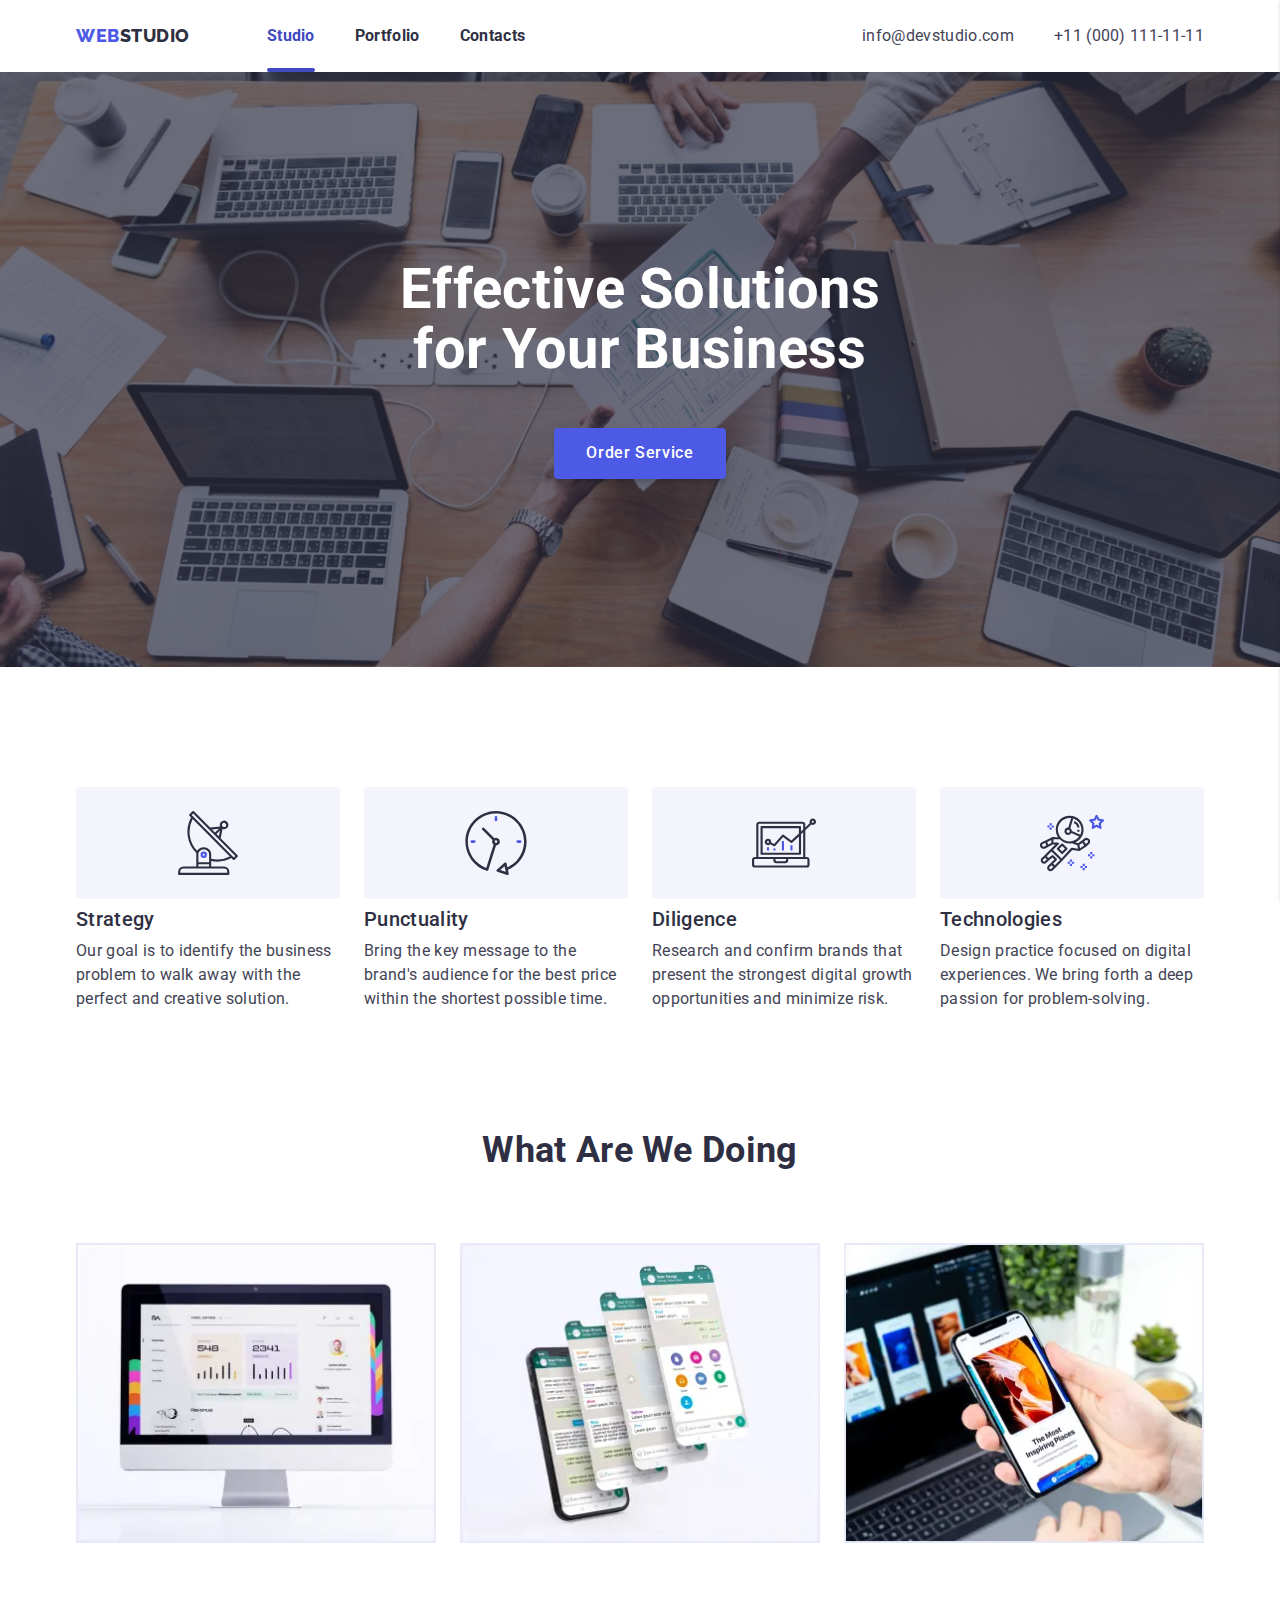
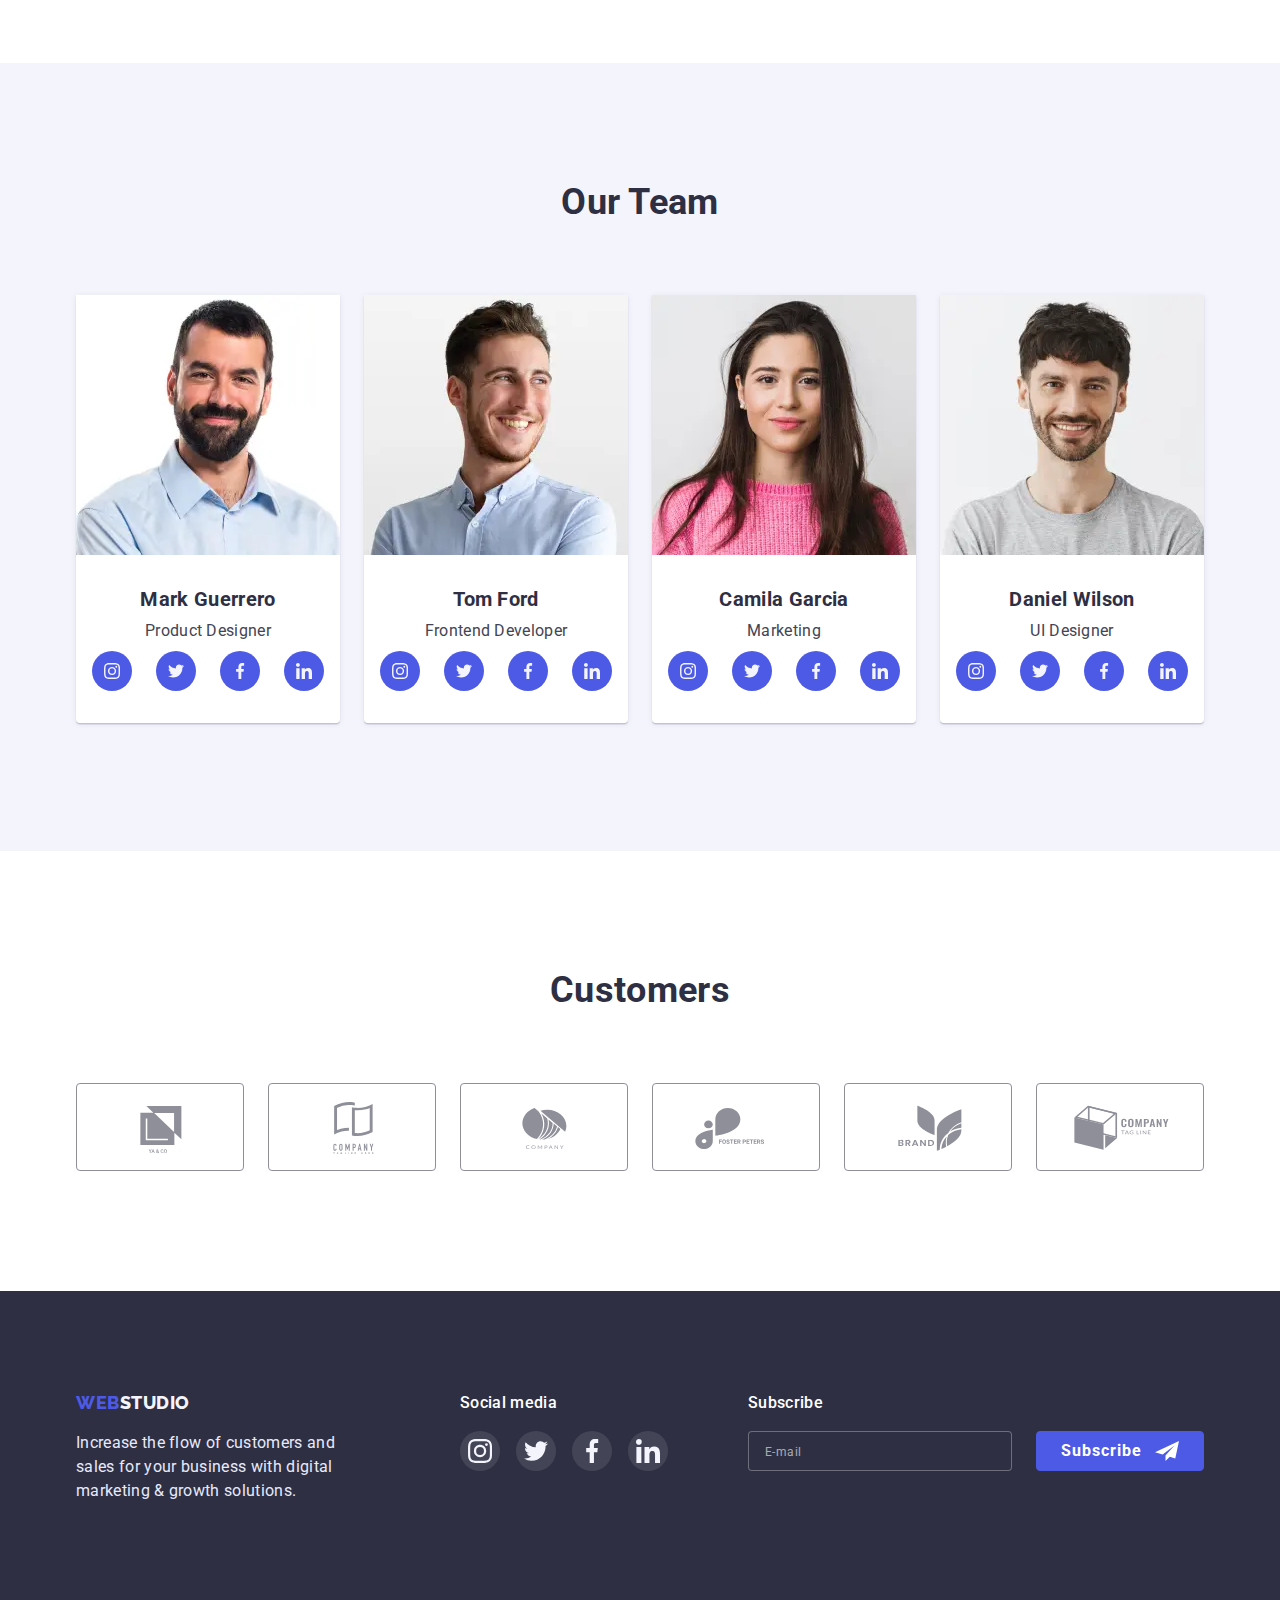
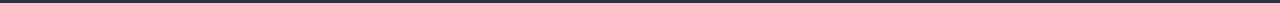
<file: index.html>
<!DOCTYPE html>
<html lang="en">
  <head>
    <meta charset="UTF-8" />
    <meta name="viewport" content="width=device-width, initial-scale=1.0" />
    <title>WebStudio</title>
    <link rel="preconnect" href="https://fonts.googleapis.com" />
    <link rel="preconnect" href="https://fonts.gstatic.com" crossorigin />
    <link
      href="https://fonts.googleapis.com/css2?family=Raleway:wght@800&family=Roboto:wght@400;500;700;900&display=swap"
      rel="stylesheet"
    />
    <link rel="stylesheet" href="https://cdnjs.cloudflare.com/ajax/libs/modern-normalize/1.1.0/modern-normalize.min.css" />
    <link rel="stylesheet" href="./css/styles.css" />
  </head>

  <!------------------------------Шапка------------------------------>
  <body>
    <header class="header">
      <div class="container cont-nav">
        <nav class="navigation">
          <a href="./index.html" class="link logo logo-web">web<span class="logo logo-studio-top">studio</span></a>
          <ul class="menu list">
            <li class="menu-item">
              <a class="menu-link link current" href="./index.html">Studio</a>
            </li>
            <li class="menu-item">
              <a class="menu-link link" href="./portfolio.html">Portfolio</a>
            </li>
            <li class="menu-item">
              <a class="menu-link link" href="">Contacts</a>
            </li>
          </ul>
        </nav>
        <button type="button" class="mobile-btn-open js-open-menu">
          <svg class="btn-open-icon" width="32" height="22">
            <use href="./images/sprite.svg#menu-hamburger"></use>
          </svg>
        </button>
        <ul class="contact list">
          <li class="contact-item">
            <a class="contact-mail link" href="mailto:info@devstudio.com">info@devstudio.com</a>
          </li>
          <li class="contact-item">
            <a class="contact-phone link" href="tel:+110001111111">+11 (000) 111-11-11</a>
          </li>
        </ul>
      </div>
      <div class="mobile-menu js-menu-container">
        <div class="container">
          <button class="modal-btn js-close-menu">
            <svg class="btn-close-icon" width="8" height="8">
              <use href="./images/sprite.svg#close-modal"></use>
            </svg>
          </button>
          <ul class="mobile-link list">
            <li class="menu-item">
              <a class="menu-link link current" href="./index.html">Studio</a>
            </li>
            <li class="menu-item">
              <a class="menu-link link" href="./portfolio.html">Portfolio</a>
            </li>
            <li class="menu-item">
              <a class="menu-link link" href="">Contacts</a>
            </li>
          </ul>
          <div class="mobile-contacts-social">
            <ul class="list">
              <li>
                <a class="contact-phone link" href="tel:+110001111111">+11 (000) 111-11-11</a>
              </li>
              <li>
                <a class="contact-mail link" href="mailto:info@devstudio.com">info@devstudio.com</a>
              </li>
            </ul>
            <ul class="mobile-social-list list">
              <li class="mobile-social-item">
                <a href="" class="social-list-link">
                  <svg class="social-list-icon" width="24" height="24">
                    <use href="./images/sprite.svg#instagram"></use>
                  </svg>
                </a>
              </li>
              <li class="mobile-social-item">
                <a href="" class="social-list-link">
                  <svg class="social-list-icon" width="24" height="24">
                    <use href="./images/sprite.svg#twitter"></use>
                  </svg>
                </a>
              </li>
              <li class="mobile-social-item">
                <a href="" class="social-list-link">
                  <svg class="social-list-icon" width="24" height="24">
                    <use href="./images/sprite.svg#facebook"></use>
                  </svg>
                </a>
              </li>
              <li class="mobile-social-item">
                <a href="" class="social-list-link">
                  <svg class="social-list-icon" width="24" height="24">
                    <use href="./images/sprite.svg#linkedin"></use>
                  </svg>
                </a>
              </li>
            </ul>
          </div>
        </div>
      </div>
    </header>

    <!-----------------------------Герой-------------------------------->
    <main>
      <section class="hero">
        <div class="container">
          <h1 class="hero-title">Effective Solutions for Your Business</h1>
          <button class="hero-btn" type="button" data-modal-open>Order Service</button>
        </div>
      </section>

      <!-----------------------------Наші переваги------------------------>

      <section class="section-padding">
        <div class="container">
          <h2 class="hidden">Our advantages</h2>
          <!-- Потрібно приховати h2 в css -->
          <ul class="list-advantage list">
            <li class="item-advantages">
              <div class="icon-advantages">
                <svg width="64" height="64">
                  <use href="./images/sprite.svg#antenna"></use>
                </svg>
              </div>
              <h3 class="title-advantages">Strategy</h3>
              <p class="text-advantages">
                Our goal is to identify the business problem to walk away with the perfect and creative solution.
              </p>
            </li>
            <li class="item-advantages">
              <div class="icon-advantages">
                <svg width="64" height="64">
                  <use href="./images/sprite.svg#clock"></use>
                </svg>
              </div>
              <h3 class="title-advantages">Punctuality</h3>
              <p class="text-advantages">
                Bring the key message to the brand's audience for the best price within the shortest possible time.
              </p>
            </li>
            <li class="item-advantages">
              <div class="icon-advantages">
                <svg width="64" height="64">
                  <use href="./images/sprite.svg#diagram"></use>
                </svg>
              </div>
              <h3 class="title-advantages">Diligence</h3>
              <p class="text-advantages">
                Research and confirm brands that present the strongest digital growth opportunities and minimize risk.
              </p>
            </li>
            <li class="item-advantages">
              <div class="icon-advantages">
                <svg width="64" height="64">
                  <use href="./images/sprite.svg#astronaut"></use>
                </svg>
              </div>
              <h3 class="title-advantages">Technologies</h3>
              <p class="text-advantages">
                Design practice focused on digital experiences. We bring forth a deep passion for problem-solving.
              </p>
            </li>
          </ul>
        </div>
      </section>

      <!-----------------------------Що ми робимо--------------------->
      <section class="job-section">
        <div class="container">
          <h2 class="job-title">What are we doing</h2>
          <ul class="job-list list">
            <li class="job-item">
              <picture>
                <source srcset="./images/display.webp 1x, ./images/display@2x.webp 2x" type="image/webp" />
                <source srcset="./images/display.jpg 2x" />
                <img class="job-content" src="./images/display.jpg" alt="imac" width="360" />
              </picture>
            </li>
            <li class="job-item">
              <picture>
                <source srcset="./images/messenger.webp 1x, ./images/messenger@2x.webp 2x" type="image/webp" />
                <source srcset="./images/messenger@2x.jpg 2x" />
                <img class="job-content" src="./images/messenger.jpg" alt="messenger" width="360" />
              </picture>
            </li>
            <li class="job-item">
              <picture>
                <source srcset="./images/iphone.webp 1x, ./images/iphone@2x.webp 2x" type="image/webp" />
                <source srcset="./images/iphone@2x.jpg 2x" />
                <img class="job-content" src="./images/iphone.jpg" alt="iphone" width="360" />
              </picture>
            </li>
          </ul>
        </div>
      </section>

      <!----------------------------Наша команда--------------------------->
      <section class="team-section section-padding">
        <div class="container">
          <h2 class="team-title">Our Team</h2>
          <ul class="team-list list">
            <li class="team-item">
              <picture>
                <source srcset="./images/markguerrero.webp 1x, ./images/markguerrero@2x.webp 2x" type="image/webp" />
                <source srcset="./images/markguerrero.jpg 1x, ./images/markguerrero@2x.jpg 2x" />
                <img src="./images/markguerrero.jpg" alt="Mark Guerrero" />
              </picture>
              <div class="employee">
                <h3 class="team-employee">Mark Guerrero</h3>
                <p class="team-position">Product Designer</p>
                <ul class="social-list list">
                  <li class="social-list-item">
                    <a href="" class="social-list-link">
                      <svg class="social-list-icon" width="16" height="16">
                        <use href="./images/sprite.svg#instagram"></use>
                      </svg>
                    </a>
                  </li>
                  <li class="social-list-item">
                    <a href="" class="social-list-link">
                      <svg class="social-list-icon" width="16" height="16">
                        <use href="./images/sprite.svg#twitter"></use>
                      </svg>
                    </a>
                  </li>
                  <li class="social-list-item">
                    <a href="" class="social-list-link">
                      <svg class="social-list-icon" width="16" height="16">
                        <use href="./images/sprite.svg#facebook"></use>
                      </svg>
                    </a>
                  </li>
                  <li class="social-list-item">
                    <a href="" class="social-list-link">
                      <svg class="social-list-icon" width="16" height="16">
                        <use href="./images/sprite.svg#linkedin"></use>
                      </svg>
                    </a>
                  </li>
                </ul>
              </div>
            </li>
            <li class="team-item">
              <picture>
                <source srcset="./images/tomford.webp 1x, ./images/tomford@2x.webp 2x" type="image/webp" />
                <source srcset="./images/tomford.jpg 1x, ./images/tomford@2x.jpg 2x" />
                <img src="./images/tomford.jpg" alt="Tom Ford" width="264" />
              </picture>
              <div class="employee">
                <h3 class="team-employee">Tom Ford</h3>
                <p class="team-position">Frontend Developer</p>
                <ul class="social-list list">
                  <li class="social-list-item">
                    <a href="" class="social-list-link">
                      <svg class="social-list-icon" width="16" height="16">
                        <use href="./images/sprite.svg#instagram"></use>
                      </svg>
                    </a>
                  </li>
                  <li class="social-list-item">
                    <a href="" class="social-list-link">
                      <svg class="social-list-icon" width="16" height="16">
                        <use href="./images/sprite.svg#twitter"></use>
                      </svg>
                    </a>
                  </li>
                  <li class="social-list-item">
                    <a href="" class="social-list-link">
                      <svg class="social-list-icon" width="16" height="16">
                        <use href="./images/sprite.svg#facebook"></use>
                      </svg>
                    </a>
                  </li>
                  <li class="social-list-item">
                    <a href="" class="social-list-link">
                      <svg class="social-list-icon" width="16" height="16">
                        <use href="./images/sprite.svg#linkedin"></use>
                      </svg>
                    </a>
                  </li>
                </ul>
              </div>
            </li>
            <li class="team-item">
              <picture>
                <source srcset="./images/camilagarcia.webp 1x, ./images/camilagarcia@2x.webp 2x" type="image/webp" />
                <source srcset="./images/camilagarcia.jpg 1x, ./images/camilagarcia@2x.jpg 2x" />
                <img src="./images/camilagarcia.jpg" alt="Camila Garcia" width="264" />
              </picture>
              <div class="employee">
                <h3 class="team-employee">Camila Garcia</h3>
                <p class="team-position">Marketing</p>
                <ul class="social-list list">
                  <li class="social-list-item">
                    <a href="" class="social-list-link">
                      <svg class="social-list-icon" width="16" height="16">
                        <use href="./images/sprite.svg#instagram"></use>
                      </svg>
                    </a>
                  </li>
                  <li class="social-list-item">
                    <a href="" class="social-list-link">
                      <svg class="social-list-icon" width="16" height="16">
                        <use href="./images/sprite.svg#twitter"></use>
                      </svg>
                    </a>
                  </li>
                  <li class="social-list-item">
                    <a href="" class="social-list-link">
                      <svg class="social-list-icon" width="16" height="16">
                        <use href="./images/sprite.svg#facebook"></use>
                      </svg>
                    </a>
                  </li>
                  <li class="social-list-item">
                    <a href="" class="social-list-link">
                      <svg class="social-list-icon" width="16" height="16">
                        <use href="./images/sprite.svg#linkedin"></use>
                      </svg>
                    </a>
                  </li>
                </ul>
              </div>
            </li>
            <li class="team-item">
              <picture>
                <source srcset="./images/danielwilson.webp 1x, ./images/danielwilson@2x.webp 2x" type="image/webp" />
                <source srcset="./images/danielwilson.jpg 1x, ./images/danielwilson@2x.jpg 2x" />
                <img src="./images/danielwilson.jpg" alt="Daniel Wilson" width="264" />
              </picture>
              <div class="employee">
                <h3 class="team-employee">Daniel Wilson</h3>
                <p class="team-position">UI Designer</p>
                <ul class="social-list list">
                  <li class="social-list-item">
                    <a href="" class="social-list-link">
                      <svg class="social-list-icon" width="16" height="16">
                        <use href="./images/sprite.svg#instagram"></use>
                      </svg>
                    </a>
                  </li>
                  <li class="social-list-item">
                    <a href="" class="social-list-link">
                      <svg class="social-list-icon" width="16" height="16">
                        <use href="./images/sprite.svg#twitter"></use>
                      </svg>
                    </a>
                  </li>
                  <li class="social-list-item">
                    <a href="" class="social-list-link">
                      <svg class="social-list-icon" width="16" height="16">
                        <use href="./images/sprite.svg#facebook"></use>
                      </svg>
                    </a>
                  </li>
                  <li class="social-list-item">
                    <a href="" class="social-list-link">
                      <svg class="social-list-icon" width="16" height="16">
                        <use href="./images/sprite.svg#linkedin"></use>
                      </svg>
                    </a>
                  </li>
                </ul>
              </div>
            </li>
          </ul>
        </div>
      </section>

      <!--------------------------------клієнти------------------------------------>
      <section class="section-padding">
        <div class="container">
          <h2 class="team-title">Customers</h2>
          <ul class="customers-list list">
            <li class="customers-item">
              <a href="" class="customers-link">
                <svg class="customers-icon" width="104" height="56">
                  <use href="./images/sprite.svg#yaco"></use>
                </svg>
              </a>
            </li>
            <li class="customers-item">
              <a href="" class="customers-link">
                <svg class="customers-icon" width="104" height="56">
                  <use href="./images/sprite.svg#tagline-here"></use>
                </svg>
              </a>
            </li>
            <li class="customers-item">
              <a href="" class="customers-link">
                <svg class="customers-icon" width="104" height="56">
                  <use href="./images/sprite.svg#company"></use>
                </svg>
              </a>
            </li>
            <li class="customers-item">
              <a href="" class="customers-link">
                <svg class="customers-icon" width="104" height="56">
                  <use href="./images/sprite.svg#foster"></use>
                </svg>
              </a>
            </li>
            <li class="customers-item">
              <a href="" class="customers-link">
                <svg class="customers-icon" width="104" height="56">
                  <use href="./images/sprite.svg#brand"></use>
                </svg>
              </a>
            </li>
            <li class="customers-item">
              <a href="" class="customers-link">
                <svg class="customers-icon" width="104" height="56">
                  <use href="./images/sprite.svg#tag"></use>
                </svg>
              </a>
            </li>
          </ul>
        </div>
      </section>
    </main>

    <!----------------------------------Футер-------------------------------------->
    <footer class="footer-space">
      <div class="container cont-footer">
        <div class="footer-logo">
          <a href="./index.html" class="link logo logo-web">web<span class="logo logo-studio-bottom">studio</span></a>
          <p class="footer-text">
            Increase the flow of customers and sales for your business with digital marketing & growth solutions.
          </p>
        </div>
        <div class="footer-social">
          <h4 class="social-title">Social media</h4>
          <ul class="social-footer-list list">
            <li class="social-list-item">
              <a href="" class="social-footer-link">
                <svg class="social-list-icon" width="24" height="24">
                  <use href="./images/sprite.svg#instagram"></use>
                </svg>
              </a>
            </li>
            <li class="social-list-item">
              <a href="" class="social-footer-link">
                <svg class="social-list-icon" width="24" height="24">
                  <use href="./images/sprite.svg#twitter"></use>
                </svg>
              </a>
            </li>
            <li class="social-list-item">
              <a href="" class="social-footer-link">
                <svg class="social-list-icon" width="24" height="24">
                  <use href="./images/sprite.svg#facebook"></use>
                </svg>
              </a>
            </li>
            <li class="social-list-item">
              <a href="" class="social-footer-link">
                <svg class="social-list-icon" width="24" height="24">
                  <use href="./images/sprite.svg#linkedin"></use>
                </svg>
              </a>
            </li>
          </ul>
        </div>
        <form class="form-subscribe">
          <label class="title-form-subscribe" for="email_sub">Subscribe</label>
          <div class="wrapper-subscribe">
            <input class="field-subscribe" id="email_sub" type="email" name="email_user" placeholder="E-mail" />
            <button class="btn-subscribe" type="submit">
              Subscribe
              <svg class="icon-subscribe" width="24" height="24">
                <use href="./images/sprite.svg#frame"></use>
              </svg>
            </button>
          </div>
        </form>
      </div>
    </footer>
    <!------------------------------------Модальне вікно-------------------------->
    <div class="backdrop is-hidden" data-modal>
      <div class="modal">
        <button type="button" class="modal-btn" data-modal-close>
          <svg class="modal-btn-icon" width="8" height="8">
            <use href="./images/sprite.svg#close-modal"></use>
          </svg>
        </button>
        <p class="title-modal-form">Leave your contacts and we will call you back</p>
        <form class="modal-form">
          <label class="modal-field">
            <span class="modal-input-desc">Name</span>
            <span class="input-icon-wrapper">
              <input class="modal-input" type="text" name="user_name" />
              <svg class="modal-icon" width="18" height="24">
                <use href="./images/sprite.svg#person"></use>
              </svg>
            </span>
          </label>

          <label class="modal-field">
            <span class="modal-input-desc">Phone</span>
            <span class="input-icon-wrapper">
              <input class="modal-input" type="tel" name="user_phone" />
              <svg class="modal-icon" width="18" height="24">
                <use href="./images/sprite.svg#phone"></use>
              </svg>
            </span>
          </label>

          <label class="modal-field">
            <span class="modal-input-desc">Email</span>
            <span class="input-icon-wrapper">
              <input class="modal-input" type="email" name="user_email" />
              <svg class="modal-icon" width="18" height="24">
                <use href="./images/sprite.svg#email"></use>
              </svg>
            </span>
          </label>

          <label class="modal-field">
            <span class="modal-input-desc">Comment</span>
            <textarea class="modal-message" name="user_messege" placeholder="Text input"></textarea>
          </label>

          <input id="user-policy" type="checkbox" name="validation_policy" class="form-check hidden" />
          <label for="user-policy" class="form-check-desc">
            <span class="icon-check-box">
              <svg class="icon-check" width="10" height="8">
                <use href="./images/sprite.svg#vector"></use>
              </svg>
            </span>
            I accept the terms and conditions of the&nbsp;
            <a class="form-check-desc-link link" href="">Privacy Policy</a>
          </label>

          <button type="submit" class="hero-btn modal-submit">Send</button>
        </form>
      </div>
    </div>
    <script src="./js/modal.js"></script>
    <script src="./js/mobile-menu.js"></script>
  </body>
</html>
</file>
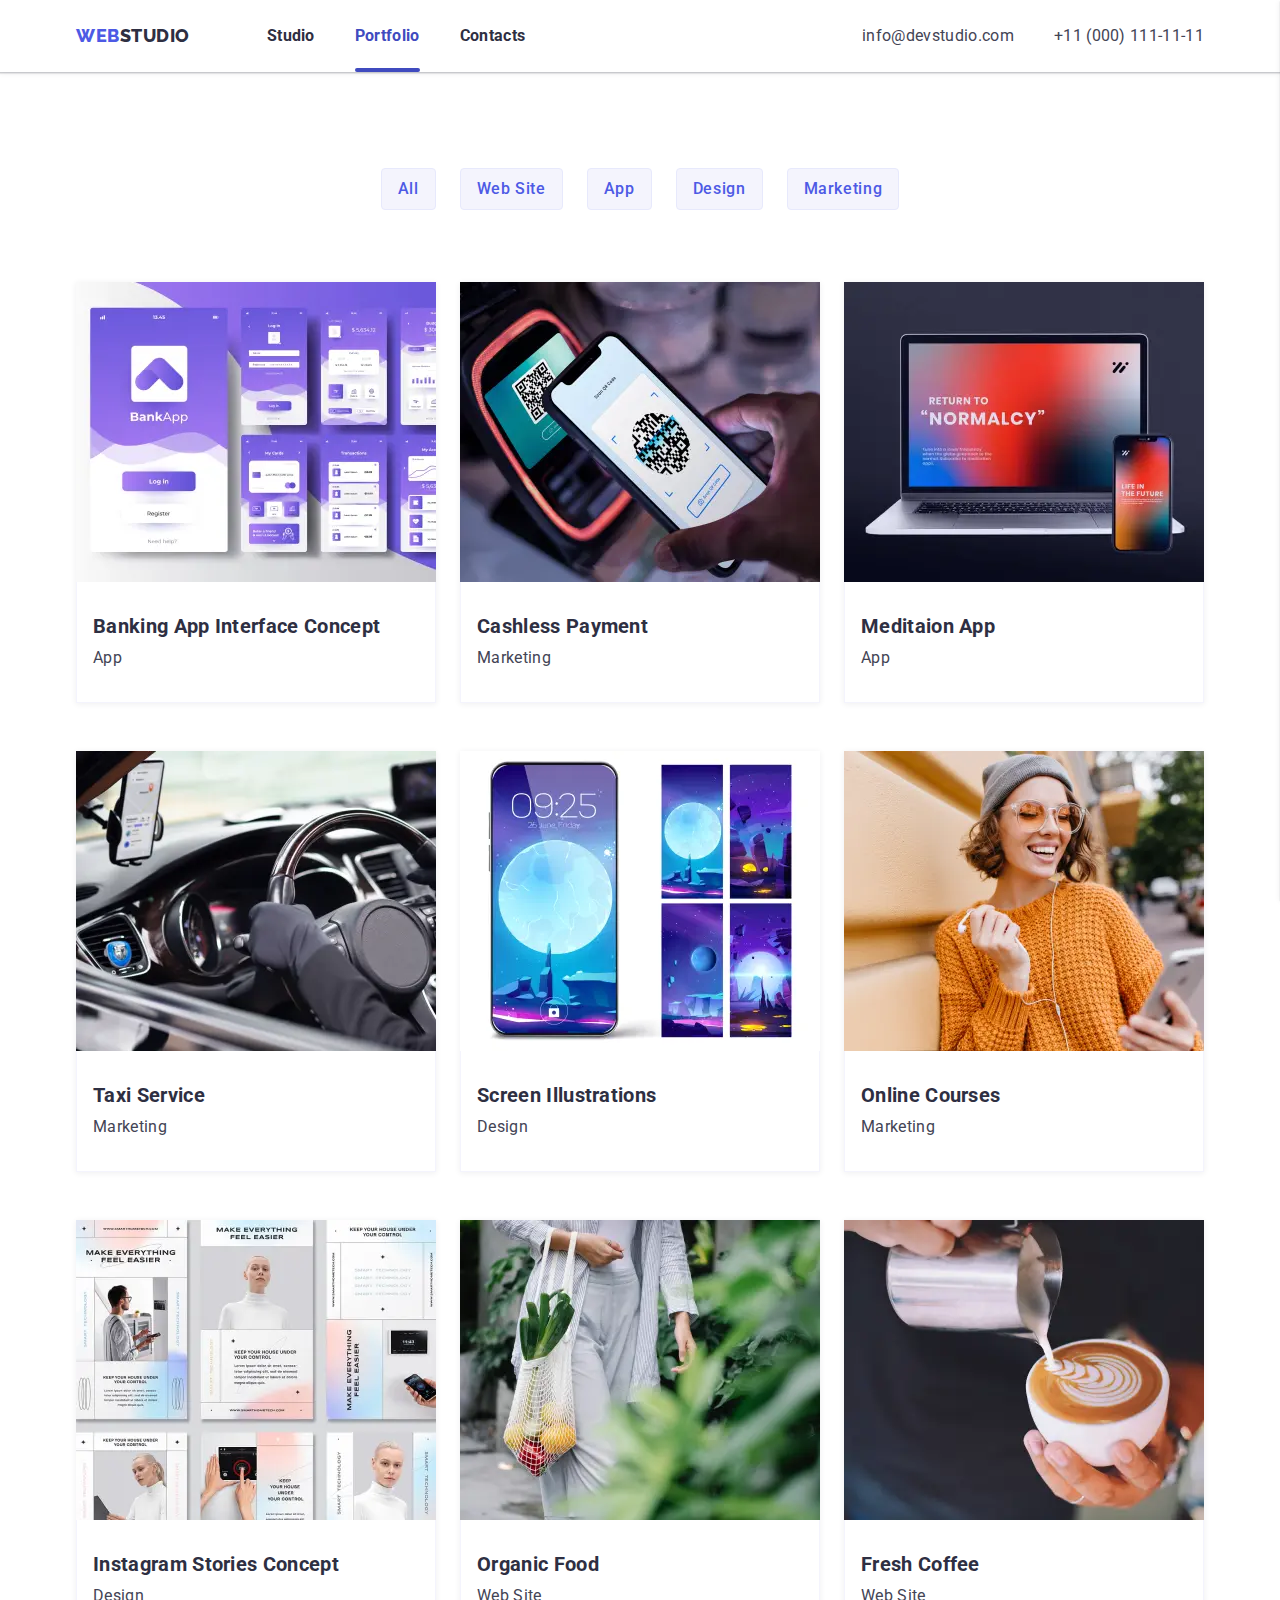
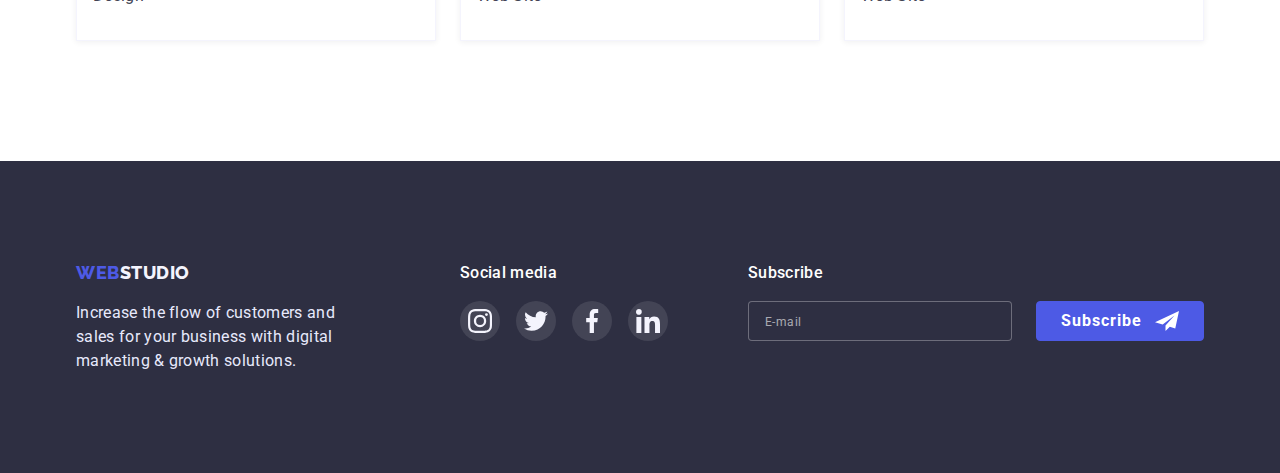
<file: portfolio.html>
<!DOCTYPE html>
<html lang="en">
  <head>
    <meta charset="UTF-8" />
    <meta http-equiv="X-UA-Compatible" content="IE=edge" />
    <meta name="viewport" content="width=device-width, initial-scale=1.0" />
    <title>Portfolio</title>
    <link rel="preconnect" href="https://fonts.googleapis.com" />
    <link rel="preconnect" href="https://fonts.gstatic.com" crossorigin />
    <link
      href="https://fonts.googleapis.com/css2?family=Raleway:wght@800&family=Roboto:wght@400;500;700;900&display=swap"
      rel="stylesheet"
    />
    <link rel="stylesheet" href="https://cdnjs.cloudflare.com/ajax/libs/modern-normalize/1.1.0/modern-normalize.min.css" />
    <link rel="stylesheet" href="./css/styles.css" />
  </head>

  <body>
    <!--------------------------------------Шапка----------------------------------------->
    <header class="header">
      <div class="container cont-nav">
        <nav class="navigation">
          <a href="./index.html" class="link logo logo-web">web<span class="logo logo-studio-top">studio</span></a>
          <ul class="menu list">
            <li class="menu-item">
              <a class="menu-link link" href="./index.html">Studio</a>
            </li>
            <li class="menu-item">
              <a class="menu-link link current" href="./portfolio.html">Portfolio</a>
            </li>
            <li class="menu-item">
              <a class="menu-link link" href="">Contacts</a>
            </li>
          </ul>
        </nav>
        <button type="button" class="mobile-btn-open js-open-menu">
          <svg class="btn-open-icon" width="32" height="22">
            <use href="./images/sprite.svg#menu-hamburger"></use>
          </svg>
        </button>
        <ul class="contact list">
          <li class="contact-item">
            <a class="contact-mail link" href="mailto:info@devstudio.com">info@devstudio.com</a>
          </li>
          <li class="contact-item">
            <a class="contact-phone link" href="tel:+110001111111">+11 (000) 111-11-11</a>
          </li>
        </ul>
      </div>
      <div class="mobile-menu js-menu-container">
        <div class="container">
          <button class="modal-btn js-close-menu">
            <svg class="btn-close-icon" width="8" height="8">
              <use href="./images/sprite.svg#close-modal"></use>
            </svg>
          </button>
          <ul class="mobile-link list">
            <li class="menu-item">
              <a class="menu-link link" href="./index.html">Studio</a>
            </li>
            <li class="menu-item">
              <a class="menu-link link current" href="./portfolio.html">Portfolio</a>
            </li>
            <li class="menu-item">
              <a class="menu-link link" href="">Contacts</a>
            </li>
          </ul>
          <div class="mobile-contacts-social">
            <ul class="list">
              <li>
                <a class="contact-phone link" href="tel:+110001111111">+11 (000) 111-11-11</a>
              </li>
              <li>
                <a class="contact-mail link" href="mailto:info@devstudio.com">info@devstudio.com</a>
              </li>
            </ul>
            <ul class="mobile-social-list list">
              <li class="mobile-social-item">
                <a href="" class="social-list-link">
                  <svg class="social-list-icon" width="24" height="24">
                    <use href="./images/sprite.svg#instagram"></use>
                  </svg>
                </a>
              </li>
              <li class="mobile-social-item">
                <a href="" class="social-list-link">
                  <svg class="social-list-icon" width="24" height="24">
                    <use href="./images/sprite.svg#twitter"></use>
                  </svg>
                </a>
              </li>
              <li class="mobile-social-item">
                <a href="" class="social-list-link">
                  <svg class="social-list-icon" width="24" height="24">
                    <use href="./images/sprite.svg#facebook"></use>
                  </svg>
                </a>
              </li>
              <li class="mobile-social-item">
                <a href="" class="social-list-link">
                  <svg class="social-list-icon" width="24" height="24">
                    <use href="./images/sprite.svg#linkedin"></use>
                  </svg>
                </a>
              </li>
            </ul>
          </div>
        </div>
      </div>
    </header>

    <!--------------------------------------Наші проекти------------------------------------->
    <main>
      <section class="portfolio-section">
        <h1 class="hidden">Our projects</h1>
        <!-- Потрібно приховати h1 в css -->

        <!------------------------------------Фільтр----------------------------------------->
        <div class="container">
          <ul class="list filter-list">
            <li class="filter-item">
              <button class="filter-btn" type="button">All</button>
            </li>
            <li class="filter-item">
              <button class="filter-btn" type="button">Web Site</button>
            </li>
            <li class="filter-item">
              <button class="filter-btn" type="button">App</button>
            </li>
            <li class="filter-item">
              <button class="filter-btn" type="button">Design</button>
            </li>
            <li class="filter-item">
              <button class="filter-btn" type="button">Marketing</button>
            </li>
          </ul>

          <!-----------------------------------Портфоліо--------------------------------------->
          <ul class="list list-portfolio">
            <li class="item-portfolio">
              <a class="link link-portfolio" href="">
                <div class="overlay-portfolio">
                  <picture>
                    <source
                      srcset="./images-portfolio/bankapp360x300.webp 1x, ./images-portfolio/bankapp360x300@2x.webp 2x"
                      media="(min-width: 1158px)"
                      type="image/webp"
                    />
                    <source
                      srcset="./images-portfolio/bankapp360x300.jpg 1x, ./images-portfolio/bankapp360x300@2x.jpg 2x"
                      media="(min-width: 1158px)"
                    />
                    <source
                      srcset="./images-portfolio/bankapp356x300.webp 1x, ./images-portfolio/bankapp356x300@2x.webp 2x"
                      media="(min-width: 768px)"
                      type="image/webp"
                    />
                    <source
                      srcset="./images-portfolio/bankapp356x300.jpg 1x, ./images-portfolio/bankapp356x300@2x.jpg 2x"
                      media="(min-width: 768px)"
                    />
                    <source
                      srcset="./images-portfolio/bankapp396x280.webp 1x, ./images-portfolio/bankapp396x280@2x.webp 2x"
                      media="(max-width: 767px)"
                      type="image/webp"
                    />
                    <source
                      srcset="./images-portfolio/bankapp396x280.jpg 1x, ./images-portfolio/bankapp396x280@2x.jpg 2x"
                      media="(max-width: 767px)"
                    />
                    <img src="./images-portfolio/bankapp360x300.jpg" alt="bank application" />
                  </picture>
                  <p class="overlay">
                    14 Stylish and User-Friendly App Design Concepts · Task Manager App · Calorie Tracker App · Exotic Fruit
                    Ecommerce App · Cloud Storage App
                  </p>
                </div>
                <div class="portfolio-content">
                  <h2 class="title-portfolio">Banking App Interface Concept</h2>
                  <p class="text-portfolio">App</p>
                </div>
              </a>
            </li>
            <li class="item-portfolio">
              <a class="link link-portfolio" href="">
                <div class="overlay-portfolio">
                  <picture>
                    <source
                      srcset="./images-portfolio/qrcod360x300.webp 1x, ./images-portfolio/qrcod360x300@2x.webp 2x"
                      media="(min-width: 1158px)"
                      type="image/webp"
                    />
                    <source
                      srcset="./images-portfolio/qrcod360x300.jpg 1x, ./images-portfolio/qrcod360x300@2x.jpg 2x"
                      media="(min-width: 1158px)"
                    />
                    <source
                      srcset="./images-portfolio/qrcod356x300.webp 1x, ./images-portfolio/qrcod356x300@2x.webp 2x"
                      media="(min-width: 768px)"
                      type="image/webp"
                    />
                    <source
                      srcset="./images-portfolio/qrcod356x300.jpg 1x, ./images-portfolio/qrcod356x300@2x.jpg 2x"
                      media="(min-width: 768px)"
                    />
                    <source
                      srcset="./images-portfolio/qrcod396x280.webp 1x, ./images-portfolio/qrcod396x280@2x.webp 2x"
                      media="(max-width: 767px)"
                      type="image/webp"
                    />
                    <source
                      srcset="./images-portfolio/qrcod396x280.jpg 1x, ./images-portfolio/qrcod396x280@2x.jpg 2x"
                      media="(max-width: 767px)"
                    />
                    <img src="./images-portfolio/qrcod360x300.jpg" alt="qr code on the phone" />
                  </picture>
                  <p class="overlay">
                    14 Stylish and User-Friendly App Design Concepts · Task Manager App · Calorie Tracker App · Exotic Fruit
                    Ecommerce App · Cloud Storage App
                  </p>
                </div>
                <div class="portfolio-content">
                  <h2 class="title-portfolio">Cashless Payment</h2>
                  <p class="text-portfolio">Marketing</p>
                </div>
              </a>
            </li>
            <li class="item-portfolio">
              <a class="link link-portfolio" href="">
                <div class="overlay-portfolio">
                  <picture>
                    <source
                      srcset="./images-portfolio/laptop360x300.webp 1x, ./images-portfolio/laptop360x300@2x.webp 2x"
                      media="(min-width: 1158px)"
                      type="image/webp"
                    />
                    <source
                      srcset="./images-portfolio/laptop360x300.jpg 1x, ./images-portfolio/laptop360x300@2x.jpg 2x"
                      media="(min-width: 1158px)"
                    />
                    <source
                      srcset="./images-portfolio/laptop356x300.webp 1x, ./images-portfolio/laptop356x300@2x.webp 2x"
                      media="(min-width: 768px)"
                      type="image/webp"
                    />
                    <source
                      srcset="./images-portfolio/laptop356x300.jpg 1x, ./images-portfolio/laptop356x300@2x.jpg 2x"
                      media="(min-width: 768px)"
                    />
                    <source
                      srcset="./images-portfolio/laptop396x280.webp 1x, ./images-portfolio/laptop396x280@2x.webp 2x"
                      media="(max-width: 767px)"
                      type="image/webp"
                    />
                    <source
                      srcset="./images-portfolio/laptop396x280.jpg 1x, ./images-portfolio/laptop396x280@2x.jpg 2x"
                      media="(max-width: 767px)"
                    />
                    <img src="./images-portfolio/laptop360x300.jpg" alt="laptop" />
                  </picture>
                  <p class="overlay">
                    14 Stylish and User-Friendly App Design Concepts · Task Manager App · Calorie Tracker App · Exotic Fruit
                    Ecommerce App · Cloud Storage App
                  </p>
                </div>
                <div class="portfolio-content">
                  <h2 class="title-portfolio">Meditaion App</h2>
                  <p class="text-portfolio">App</p>
                </div>
              </a>
            </li>
            <li class="item-portfolio">
              <a class="link link-portfolio" href="">
                <div class="overlay-portfolio">
                  <picture>
                    <source
                      srcset="./images-portfolio/drivere360x300.webp 1x, ./images-portfolio/drivere360x300@2x.webp 2x"
                      media="(min-width: 1158px)"
                      type="image/webp"
                    />
                    <source
                      srcset="./images-portfolio/drivere360x300.jpg 1x, ./images-portfolio/drivere360x300@2x.jpg 2x"
                      media="(min-width: 1158px)"
                    />
                    <source
                      srcset="./images-portfolio/drivere356x300.webp 1x, ./images-portfolio/drivere356x300@2x.webp 2x"
                      media="(min-width: 768px)"
                      type="image/webp"
                    />
                    <source
                      srcset="./images-portfolio/drivere356x300.jpg 1x, ./images-portfolio/drivere356x300@2x.jpg 2x"
                      media="(min-width: 768px)"
                    />
                    <source
                      srcset="./images-portfolio/drivere396x280.webp 1x, ./images-portfolio/drivere396x280@2x.webp 2x"
                      media="(max-width: 767px)"
                      type="image/webp"
                    />
                    <source
                      srcset="./images-portfolio/drivere396x280.jpg 1x, ./images-portfolio/drivere396x280@2x.jpg 2x"
                      media="(max-width: 767px)"
                    />
                    <img src="./images-portfolio/drivere360x300.jpg" alt="steering wheel" />
                  </picture>
                  <p class="overlay">
                    14 Stylish and User-Friendly App Design Concepts · Task Manager App · Calorie Tracker App · Exotic Fruit
                    Ecommerce App · Cloud Storage App
                  </p>
                </div>
                <div class="portfolio-content">
                  <h2 class="title-portfolio">Taxi Service</h2>
                  <p class="text-portfolio">Marketing</p>
                </div>
              </a>
            </li>
            <li class="item-portfolio">
              <a class="link link-portfolio" href="">
                <div class="overlay-portfolio">
                  <picture>
                    <source
                      srcset="./images-portfolio/phone360x300.webp 1x, ./images-portfolio/phone360x300@2x.webp 2x"
                      media="(min-width: 1158px)"
                      type="image/webp"
                    />
                    <source
                      srcset="./images-portfolio/phone360x300.jpg 1x, ./images-portfolio/phone360x300@2x.jpg 2x"
                      media="(min-width: 1158px)"
                    />
                    <source
                      srcset="./images-portfolio/phone356x300.webp 1x, ./images-portfolio/phone356x300@2x.webp 2x"
                      media="(min-width: 768px)"
                      type="image/webp"
                    />
                    <source
                      srcset="./images-portfolio/phone356x300.jpg 1x, ./images-portfolio/phone356x300@2x.jpg 2x"
                      media="(min-width: 768px)"
                    />
                    <source
                      srcset="./images-portfolio/phone396x280.webp 1x, ./images-portfolio/phone396x280@2x.webp 2x"
                      media="(max-width: 767px)"
                      type="image/webp"
                    />
                    <source
                      srcset="./images-portfolio/phone396x280.jpg 1x, ./images-portfolio/phone396x280@2x.jpg 2x"
                      media="(max-width: 767px)"
                    />
                    <img src="./images-portfolio/phone360x300.jpg" alt="phone themes" />
                  </picture>
                  <p class="overlay">
                    14 Stylish and User-Friendly App Design Concepts · Task Manager App · Calorie Tracker App · Exotic Fruit
                    Ecommerce App · Cloud Storage App
                  </p>
                </div>
                <div class="portfolio-content">
                  <h2 class="title-portfolio">Screen Illustrations</h2>
                  <p class="text-portfolio">Design</p>
                </div>
              </a>
            </li>
            <li class="item-portfolio">
              <a class="link link-portfolio" href="">
                <div class="overlay-portfolio">
                  <picture>
                    <source
                      srcset="./images-portfolio/girl360x300.webp 1x, ./images-portfolio/girl360x300@2x.webp 2x"
                      media="(min-width: 1158px)"
                      type="image/webp"
                    />
                    <source
                      srcset="./images-portfolio/girl360x300.jpg 1x, ./images-portfolio/girl360x300@2x.jpg 2x"
                      media="(min-width: 1158px)"
                    />
                    <source
                      srcset="./images-portfolio/girl356x300.webp 1x, ./images-portfolio/girl356x300@2x.webp 2x"
                      media="(min-width: 768px)"
                      type="image/webp"
                    />
                    <source
                      srcset="./images-portfolio/girl356x300.jpg 1x, ./images-portfolio/girl356x300@2x.jpg 2x"
                      media="(min-width: 768px)"
                    />
                    <source
                      srcset="./images-portfolio/girl396x280.webp 1x, ./images-portfolio/girl396x280@2x.webp 2x"
                      media="(max-width: 767px)"
                      type="image/webp"
                    />
                    <source
                      srcset="./images-portfolio/girl396x280.jpg 1x, ./images-portfolio/girl396x280@2x.jpg 2x"
                      media="(max-width: 767px)"
                    />
                    <img src="./images-portfolio/girl360x300.jpg" alt="girl with iphone" />
                  </picture>
                  <p class="overlay">
                    14 Stylish and User-Friendly App Design Concepts · Task Manager App · Calorie Tracker App · Exotic Fruit
                    Ecommerce App · Cloud Storage App
                  </p>
                </div>
                <div class="portfolio-content">
                  <h2 class="title-portfolio">Online Courses</h2>
                  <p class="text-portfolio">Marketing</p>
                </div>
              </a>
            </li>
            <li class="item-portfolio">
              <a class="link link-portfolio" href="">
                <div class="overlay-portfolio">
                  <picture>
                    <source
                      srcset="./images-portfolio/application360x300.webp 1x, ./images-portfolio/application360x300@2x.webp 2x"
                      media="(min-width: 1158px)"
                      type="image/webp"
                    />
                    <source
                      srcset="./images-portfolio/application360x300.jpg 1x, ./images-portfolio/application360x300@2x.jpg 2x"
                      media="(min-width: 1158px)"
                    />
                    <source
                      srcset="./images-portfolio/application356x300.webp 1x, ./images-portfolio/application356x300@2x.webp 2x"
                      media="(min-width: 768px)"
                      type="image/webp"
                    />
                    <source
                      srcset="./images-portfolio/application356x300.jpg 1x, ./images-portfolio/application356x300@2x.jpg 2x"
                      media="(min-width: 768px)"
                    />
                    <source
                      srcset="./images-portfolio/application396x280.webp 1x, ./images-portfolio/application396x280@2x.webp 2x"
                      media="(max-width: 767px)"
                      type="image/webp"
                    />
                    <source
                      srcset="./images-portfolio/application396x280.jpg 1x, ./images-portfolio/application396x280@2x.jpg 2x"
                      media="(max-width: 767px)"
                    />
                    <img src="./images-portfolio/application360x300.jpg" alt="phone img" />
                  </picture>
                  <p class="overlay">
                    14 Stylish and User-Friendly App Design Concepts · Task Manager App · Calorie Tracker App · Exotic Fruit
                    Ecommerce App · Cloud Storage App
                  </p>
                </div>
                <div class="portfolio-content">
                  <h2 class="title-portfolio">Instagram Stories Concept</h2>
                  <p class="text-portfolio">Design</p>
                </div>
              </a>
            </li>
            <li class="item-portfolio">
              <a class="link link-portfolio" href="">
                <div class="overlay-portfolio">
                  <picture>
                    <source
                      srcset="./images-portfolio/bag360x300.webp 1x, ./images-portfolio/bag360x300@2x.webp 2x"
                      media="(min-width: 1158px)"
                      type="image/webp"
                    />
                    <source
                      srcset="./images-portfolio/bag360x300.jpg 1x, ./images-portfolio/bag360x300@2x.jpg 2x"
                      media="(min-width: 1158px)"
                    />
                    <source
                      srcset="./images-portfolio/bag356x300.webp 1x, ./images-portfolio/bag356x300@2x.webp 2x"
                      media="(min-width: 768px)"
                      type="image/webp"
                    />
                    <source
                      srcset="./images-portfolio/bag356x300.jpg 1x, ./images-portfolio/bag356x300@2x.jpg 2x"
                      media="(min-width: 768px)"
                    />
                    <source
                      srcset="./images-portfolio/bag396x280.webp 1x, ./images-portfolio/bag396x280@2x.webp 2x"
                      media="(max-width: 767px)"
                      type="image/webp"
                    />
                    <source
                      srcset="./images-portfolio/bag396x280.jpg 1x, ./images-portfolio/bag396x280@2x.jpg 2x"
                      media="(max-width: 767px)"
                    />
                    <img src="./images-portfolio/bag360x300.jpg" alt="bag of food" />
                  </picture>
                  <p class="overlay">
                    14 Stylish and User-Friendly App Design Concepts · Task Manager App · Calorie Tracker App · Exotic Fruit
                    Ecommerce App · Cloud Storage App
                  </p>
                </div>
                <div class="portfolio-content">
                  <h2 class="title-portfolio">Organic Food</h2>
                  <p class="text-portfolio">Web Site</p>
                </div>
              </a>
            </li>
            <li class="item-portfolio">
              <a class="link link-portfolio" href="">
                <div class="overlay-portfolio">
                  <picture>
                    <source
                      srcset="./images-portfolio/coffe360x300.webp 1x, ./images-portfolio/coffe360x300@2x.webp 2x"
                      media="(min-width: 1158px)"
                      type="image/webp"
                    />
                    <source
                      srcset="./images-portfolio/coffe360x300.jpg 1x, ./images-portfolio/coffe360x300@2x.jpg 2x"
                      media="(min-width: 1158px)"
                    />
                    <source
                      srcset="./images-portfolio/coffe356x300.webp 1x, ./images-portfolio/coffe356x300@2x.webp 2x"
                      media="(min-width: 768px)"
                      type="image/webp"
                    />
                    <source
                      srcset="./images-portfolio/coffe356x300.jpg 1x, ./images-portfolio/coffe356x300@2x.jpg 2x"
                      media="(min-width: 768px)"
                    />
                    <source
                      srcset="./images-portfolio/coffe396x280.webp 1x, ./images-portfolio/coffe396x280@2x.webp 2x"
                      media="(max-width: 767px)"
                      type="image/webp"
                    />
                    <source
                      srcset="./images-portfolio/coffe396x280.jpg 1x, ./images-portfolio/coffe396x280@2x.jpg 2x"
                      media="(max-width: 767px)"
                    />
                    <img src="./images-portfolio/coffe360x300.jpg" alt="coffe" />
                  </picture>
                  <p class="overlay">
                    14 Stylish and User-Friendly App Design Concepts · Task Manager App · Calorie Tracker App · Exotic Fruit
                    Ecommerce App · Cloud Storage App
                  </p>
                </div>
                <div class="portfolio-content">
                  <h2 class="title-portfolio">Fresh Coffee</h2>
                  <p class="text-portfolio">Web Site</p>
                </div>
              </a>
            </li>
          </ul>
        </div>
      </section>
    </main>
    <!------------------------------------------------Футер-------------------------------------------->
    <footer class="footer-space">
      <div class="container cont-footer">
        <div class="footer-logo">
          <a href="./index.html" class="link logo logo-web">web<span class="logo logo-studio-bottom">studio</span></a>
          <p class="footer-text">
            Increase the flow of customers and sales for your business with digital marketing & growth solutions.
          </p>
        </div>
        <div class="footer-social">
          <h4 class="social-title">Social media</h4>
          <ul class="social-footer-list list">
            <li class="social-list-item">
              <a href="" class="social-footer-link">
                <svg class="social-list-icon" width="24" height="24">
                  <use href="./images/sprite.svg#instagram"></use>
                </svg>
              </a>
            </li>
            <li class="social-list-item">
              <a href="" class="social-footer-link">
                <svg class="social-list-icon" width="24" height="24">
                  <use href="./images/sprite.svg#twitter"></use>
                </svg>
              </a>
            </li>
            <li class="social-list-item">
              <a href="" class="social-footer-link">
                <svg class="social-list-icon" width="24" height="24">
                  <use href="./images/sprite.svg#facebook"></use>
                </svg>
              </a>
            </li>
            <li class="social-list-item">
              <a href="" class="social-footer-link">
                <svg class="social-list-icon" width="24" height="24">
                  <use href="./images/sprite.svg#linkedin"></use>
                </svg>
              </a>
            </li>
          </ul>
        </div>
        <form class="form-subscribe">
          <label class="title-form-subscribe" for="email_sub">Subscribe</label>
          <div class="wrapper-subscribe">
            <input class="field-subscribe" id="email_sub" type="email" name="email_user" placeholder="E-mail" />
            <button class="btn-subscribe" type="submit">
              Subscribe
              <svg class="icon-subscribe" width="24" height="24">
                <use href="./images/sprite.svg#frame"></use>
              </svg>
            </button>
          </div>
        </form>
      </div>
    </footer>
    <script src="./js/mobile-menu.js"></script>
  </body>
</html>
</file>
<file: css/styles.css>
:root {
  --first-color: #2e2f42;
  --second-color: #434455;
  --first-background-color: #ffffff;
  --second-background-color: #2e2f42;
  --accent-color: #4d5ae5;
  --duration-function: 250ms cubic-bezier(0.4, 0, 0.2, 1);
}

/* ====================================================================== */
body {
  font-family: 'Roboto', sans-serif;
  letter-spacing: 0.02em;
  background-color: var(--first-background-color);
  color: var(--first-color);
}

h1,
h2,
h3,
h4,
p,
ul {
  margin-top: 0;
  margin-bottom: 0;
}
img {
  display: block;
  max-width: 100%;
  height: auto;
}

.list {
  list-style: none;
  padding: 0;
}

.link {
  text-decoration: none;
}
.hidden {
  position: absolute;
  white-space: nowrap;
  width: 1px;
  height: 1px;
  overflow: hidden;
  border: 0;
  padding: 0;
  clip: rect(0 0 0 0);
  clip-path: inset(50%);
  margin: -1px;
}

.section-padding {
  padding-top: 96px;
  padding-bottom: 96px;
}

.container {
  padding-left: 16px;
  padding-right: 16px;
  margin-left: auto;
  margin-right: auto;
}

@media screen and (min-width: 428px) {
  .container {
    max-width: 428px;
  }
}

@media screen and (min-width: 768px) {
  .container {
    max-width: 768px;
  }
}

@media screen and (min-width: 1158px) {
  .container {
    max-width: 1158px;
    padding-left: 15px;
    padding-right: 15px;
  }
}

/* ==================================Шапка=============================== */

/****** Загальні стилі ******/

.header {
  box-shadow: 0px 2px 1px rgb(46 47 66 / 8%), 0px 1px 1px rgb(46 47 66 / 16%), 0px 1px 6px rgb(46 47 66 / 8%);
}

.logo {
  font-family: 'Raleway', sans-serif;
  font-weight: 800;
  font-size: 18px;
  line-height: 1.33;
  letter-spacing: 0.03em;
  text-transform: uppercase;
}

.logo-web {
  color: var(--accent-color);
}

.logo-studio-top {
  color: var(--first-color);
  margin: 0;
}

.cont-nav {
  display: flex;
  align-items: center;
}
.menu-link {
  font-size: 36px;
  line-height: 1.11;
  font-weight: 700;
  color: var(--first-color);
  transition: color var(--duration-function);
}

.menu-link:hover,
.menu-link:focus {
  color: #404bbf;
}

.current {
  color: #404bbf;
}

.mobile-menu .container {
  display: flex;
  flex-direction: column;
  width: 100%;
  height: 100%;
  padding: 80px 40px 40px 40px;
}

/******* max 767 *******/

@media screen and (max-width: 767px) {
  .header {
    padding-top: 24px;
    padding-bottom: 24px;
  }

  .menu {
    display: none;
  }

  .contact {
    display: none;
  }

  .cont-nav {
    justify-content: space-between;
  }

  .menu-item:not(:last-child) {
    margin-bottom: 40px;
  }

  .contact-phone {
    display: inline-block;
    font-weight: 500;
    font-size: 36px;
    line-height: 1.11;
    color: #4d5ae5;
    margin-bottom: 40px;
  }

  .contact-mail {
    display: inline-block;
    font-weight: 500;
    font-size: 20px;
    line-height: 1.2;
    color: #434455;
    margin-bottom: 48px;
  }
}

/********  min 768  *******/

@media screen and (min-width: 768px) {
  .navigation {
    display: flex;
    align-items: center;
  }

  .menu-link {
    position: relative;
    display: block;
    padding-top: 24px;
    padding-bottom: 24px;
    font-size: 16px;
    line-height: 1.5;
  }

  .menu-item:not(:last-child) {
    margin-right: 40px;
  }

  .menu {
    display: flex;
    margin-left: 77px;
  }

  .current::after {
    position: absolute;
    content: '';
    width: 100%;
    height: 4px;
    left: 0px;
    bottom: 0px;
    background: #404bbf;
    border-radius: 2px;
  }

  .mobile-btn-open {
    display: none;
  }

  .contact {
    margin-left: auto;
  }

  .contact-mail,
  .contact-phone {
    display: block;
    font-size: 12px;
    line-height: 1.33;
    color: var(--second-color);
    transition: color var(--duration-function);
  }

  .contact-mail:hover,
  .contact-mail:focus {
    color: var(--accent-color);
  }

  .contact-phone:hover,
  .contact-phone:focus {
    color: var(--accent-color);
  }

  .contact-mail {
    margin-bottom: 4px;
  }
}

/*******  min 1158  *******/

@media screen and (min-width: 1158px) {
  .contact {
    display: flex;
    margin-left: auto;
  }

  .contact-item:not(:last-child) {
    margin-right: 40px;
  }

  .contact-mail,
  .contact-phone {
    margin: 0;
    padding-top: 24px;
    padding-bottom: 24px;
    font-size: 16px;
    line-height: 1.5;
  }
}

/******** Mobile menu ********/

.mobile-menu {
  display: flex;
  flex-direction: column;
  position: fixed;
  overflow-y: scroll;
  width: 100%;
  height: 100%;
  top: 0;
  left: 0;
  z-index: 1000;
  background-color: #ffffff;
  box-shadow: 0px 2px 1px rgba(46, 47, 66, 0.08), 0px 1px 1px rgba(46, 47, 66, 0.16), 0px 1px 6px rgba(46, 47, 66, 0.08);
  transition: transform 250ms ease-in-out;
  transform: translateX(100%);
}

.mobile-menu.is-open {
  transform: translateX(0);
}

.mobile-btn-open {
  background-color: transparent;
  border: none;
  padding: 0;
}

.mobile-contacts-social {
  margin-top: auto;
}

.mobile-social-list {
  display: flex;
  align-items: center;
  gap: 25px;
}

.mobile-social-item {
  flex-basis: calc((100% - 75px) / 4);
}
/****** / Mobile menu ******/

/* ==================================/ Шапка============================== */

/* ===================================HERO================================ */

/****** Загальні стилі ******/

.hero {
  margin: 0px auto;
  text-align: center;
  background-color: var(--second-background-color);
  background-size: cover;
  background-position: center;
}

.hero-title {
  margin: 0px auto 72px;
  font-weight: 700;
  font-size: 36px;
  line-height: 1.11;
  text-align: center;
  color: var(--first-background-color);
}

.hero-btn {
  border: transparent;
  border-radius: 4px;
  padding: 16px 32px;
  min-width: 170px;
  height: 51px;
  display: inline-block;

  font-family: inherit;
  font-weight: 500;
  font-size: 16px;
  line-height: 1.18;
  letter-spacing: 0.04em;
  color: #ffffff;
  background-color: var(--accent-color);
  box-shadow: 0px 4px 4px rgba(0, 0, 0, 0.15);
  cursor: pointer;
  transition: background-color var(--duration-function), box-shadow var(--duration-function);
}

.hero-btn:hover,
.hero-btn:focus {
  box-shadow: 0px 1px 6px rgba(46, 47, 66, 0.08), 0px 1px 1px rgba(46, 47, 66, 0.16), 0px 2px 1px rgba(46, 47, 66, 0.08);
}

.hero-btn:active {
  background-color: #404bbf;
  border: 1px solid #404bbf;
  box-shadow: 0px 4px 4px rgba(0, 0, 0, 0.15);
}

/******* max 767 *******/

@media screen and (max-width: 767px) {
  .hero {
    max-width: 767px;
    padding-top: 112px;
    padding-bottom: 112px;
    background-image: linear-gradient(rgba(46, 47, 66, 0.7), rgba(46, 47, 66, 0.7)), url(../images/bg-mobile@1x.jpg);
  }

  .hero-title {
    max-width: 318px;
    text-transform: capitalize;
  }
}

@media screen and (min-device-pixel-ratio: 2) and (max-width: 767px),
  screen and (min-resolution: 192dpi) and (max-width: 767px),
  screen and (min-resolution: 2dppx) and (max-width: 767px) {
  .hero {
    background-image: linear-gradient(rgba(46, 47, 66, 0.7), rgba(46, 47, 66, 0.7)), url(../images/bg-mobile@2x.jpg);
  }
}

/********  min 768  *******/

@media screen and (min-width: 768px) {
  .hero {
    max-width: 1157px;
    padding-top: 112px;
    padding-bottom: 108px;
    background-image: linear-gradient(rgba(46, 47, 66, 0.7), rgba(46, 47, 66, 0.7)), url(../images/bg-tablet@1x.jpg);
  }

  .hero-title {
    max-width: 494px;
    margin-bottom: 40px;
    font-size: 56px;
    line-height: 1.07;
  }
}

@media screen and (min-device-pixel-ratio: 2) and (min-width: 768px),
  screen and (min-resolution: 192dpi) and (min-width: 768px),
  screen and (min-resolution: 2dppx) and (min-width: 768px) {
  .hero {
    background-image: linear-gradient(rgba(46, 47, 66, 0.7), rgba(46, 47, 66, 0.7)), url(../images/bg-tablet@2x.jpg);
  }
}

/*******  min 1158  *******/

@media screen and (min-width: 1158px) {
  .hero {
    max-width: 1440px;
    padding-top: 188px;
    padding-bottom: 188px;
    background-image: linear-gradient(rgba(46, 47, 66, 0.7), rgba(46, 47, 66, 0.7)), url(../images/people-office@1x.jpg);
  }

  .hero-title {
    margin-bottom: 48px;
  }
}

@media screen and (min-device-pixel-ratio: 2) and (min-width: 1158px),
  screen and (min-resolution: 192dpi) and (min-width: 1158px),
  screen and (min-resolution: 2dppx) and (min-width: 1158px) {
  .hero {
    background-image: linear-gradient(rgba(46, 47, 66, 0.7), rgba(46, 47, 66, 0.7)), url(../images/people-office@2x.jpg);
  }
}

/* ===================================/ HERO================================ */

/* ================================Наші переваги=========================== */

/****** Загальні стилі ******/

.icon-advantages {
  display: none;
}

.title-advantages {
  font-weight: 700;
  font-size: 36px;
  line-height: 1.11;
  margin-bottom: 8px;
  text-align: center;
  color: var(--first-color);
}

.text-advantages {
  font-weight: 500;
  font-size: 16px;
  line-height: 1.5;
  color: var(--second-color);
}

/********* max 767 *********/

@media screen and (max-width: 767px) {
  .item-advantages:not(:last-child) {
    margin-bottom: 72px;
  }
}

/********  min 768  *******/

@media screen and (min-width: 768px) and (max-width: 1157px) {
  .list-advantage {
    display: flex;
    flex-wrap: wrap;
    row-gap: 72px;
    column-gap: 24px;
  }

  .item-advantages {
    flex-basis: calc((100% - 24px) / 2);
  }

  .title-advantages {
    text-align: start;
  }
}

/*******  min 1158  *******/

@media screen and (min-width: 1158px) {
  .section-padding {
    padding-top: 120px;
    padding-bottom: 120px;
  }

  .list-advantage {
    display: flex;
  }

  .item-advantages {
    max-width: 264px;
  }

  .item-advantages:not(:last-child) {
    margin-right: 24px;
  }

  .title-advantages {
    text-align: start;
    font-weight: 500;
    font-size: 20px;
    line-height: 1.2;
  }

  .text-advantages {
    font-weight: 400;
  }

  .icon-advantages {
    display: flex;
    justify-content: center;
    align-items: center;
    margin-bottom: 8px;
    height: 112px;
    background: #f4f4fd;
    border-radius: 4px;
  }
}

/* ================================/ Наші переваги=========================== */

/* =================================Що ми робимо============================= */

.job-section {
  display: none;
}

/*******  min 1158  *******/

@media screen and (min-width: 1158px) {
  .job-section {
    display: block;
    padding-bottom: 120px;
  }
}

.job-title {
  margin-bottom: 72px;
  font-weight: 700;
  font-size: 36px;
  line-height: 1.11;
  text-align: center;
  text-transform: capitalize;
  color: var(--first-color);
}
.job-list {
  display: flex;
  gap: 24px;
}
.job-item {
  flex-basis: calc((100% - 48px) / 3);
}
.job-content {
  border: 1px solid #e7e9fc;
}

/* ================================/ Що ми робимо============================= */

/* =================================Наша команда============================== */

/****** Загальні стилі ******/

.team-section {
  background-color: #f4f4fd;
  padding-bottom: 128px;
}

.team-title {
  margin-bottom: 72px;
  font-weight: 700;
  font-size: 36px;
  line-height: 1.11;
  text-align: center;
  text-transform: capitalize;
}

.team-item {
  max-width: 264px;
  background-color: var(--first-background-color);
  border-radius: 0px 0px 4px 4px;
  box-shadow: 0px 1px 6px rgba(46, 47, 66, 0.08), 0px 1px 1px rgba(46, 47, 66, 0.16), 0px 2px 1px rgba(46, 47, 66, 0.08);
}

.employee {
  padding-top: 32px;
  padding-bottom: 32px;
  padding-left: 16px;
  padding-right: 16px;
  text-align: center;
}

.team-employee {
  margin-bottom: 8px;
  font-weight: 700;
  font-size: 20px;
  line-height: 1.2;
  color: var(--first-color);
}

.team-position {
  margin-bottom: 8px;
  font-size: 16px;
  line-height: 1.5;
  color: var(--second-color);
}

.social-list {
  display: flex;
  justify-content: center;
  gap: 24px;
}

.social-list-link {
  display: flex;
  justify-content: center;
  align-items: center;
  width: 40px;
  height: 40px;
  border-radius: 50%;
  background-color: #4d5ae5;
}
.social-list-icon {
  fill: #f4f4fd;
}

/********* max 767 *********/

@media screen and (max-width: 767px) {
  .team-item:not(:last-child) {
    margin-bottom: 72px;
  }
  .team-item {
    margin-left: auto;
    margin-right: auto;
  }
}

/********  min 768  *******/

@media screen and (min-width: 768px) {
  .team-list {
    display: flex;
    flex-wrap: wrap;
    justify-content: center;
    row-gap: 64px;
    column-gap: 24px;
  }
  .team-item {
    flex-basis: calc((100% - 24px) / 2);
  }
}

/*******  min 1158  *******/

@media screen and (min-width: 1158px) {
  .team-list {
    flex-wrap: nowrap;
    gap: 24px;
  }

  .team-item {
    flex-basis: calc((100% - 72px) / 4);
  }
}

/* =================================/ Наша команда=========================== */

/* ================================Клієнти===================================  */

/****** Загальні стилі ******/

.customers-list {
  display: flex;
  flex-wrap: wrap;
  justify-content: center;
  column-gap: 16px;
  row-gap: 72px;
}

.customers-item {
  flex-basis: calc((100% - 16px) / 2);
  max-width: 190px;
  height: 88px;
}

.customers-link {
  display: flex;
  justify-content: center;
  align-items: center;
  width: 100%;
  height: 100%;
  fill: #8e8f99;
  border: 1px solid #8e8f99;
  border-radius: 4px;
  transition: fill var(--duration-function), border-color var(--duration-function);
}

.customers-link:hover,
.customers-link:focus {
  border-color: var(--accent-color);
  fill: var(--accent-color);
}

/********  min 768  *******/

@media screen and (min-width: 768px) {
  .customers-list {
    column-gap: 24px;
  }
  .customers-item {
    flex-basis: calc((100% - 48px) / 3);
    max-width: 168px;
  }
}

/*******  min 1158  *******/

@media screen and (min-width: 1158px) {
  .customers-list {
    flex-wrap: nowrap;
    gap: 24px;
  }
  .customers-item {
    flex-basis: calc((100% - 120px) / 6);
  }
}

/* ==================================/ Клієнти===============================  */

/* ===================================Футер=================================== */

/****** Загальні стилі ******/

.footer-space {
  padding-top: 100px;
  padding-bottom: 100px;
  background-color: var(--second-background-color);
}

.logo-studio-bottom {
  color: #f4f4fd;
}

.footer-text {
  margin-top: 16px;
  width: 264px;
  font-size: 16px;
  line-height: 1.5;
  color: #e7e9fc;
}

.social-title {
  text-align: center;
  margin-bottom: 16px;
  font-weight: 500;
  font-size: 16px;
  line-height: 1.5;
  color: #ffffff;
}

.social-footer-list {
  display: flex;
  justify-content: center;
  gap: 16px;
}

.social-footer-link {
  display: flex;
  justify-content: center;
  align-items: center;
  width: 40px;
  height: 40px;
  border-radius: 50%;
  background-color: rgba(255, 255, 255, 0.1);
  transition: background-color var(--duration-function);
}

.social-footer-link:hover,
.social-footer-link:focus {
  background-color: #31d0aa;
}

.title-form-subscribe {
  display: inline-block;
  margin-bottom: 16px;
  font-weight: 500;
  font-size: 16px;
  line-height: 1.5;
  color: #ffffff;
}

.field-subscribe {
  width: 100%;
  height: 40px;
  padding: 8px 16px;
  color: #ffffff;
  background-color: var(--second-background-color);
  border: 1px solid rgba(255, 255, 255, 0.3);
  border-radius: 4px;
}
.field-subscribe::placeholder {
  font-size: 12px;
  line-height: 2;
  letter-spacing: 0.04em;
  color: rgba(255, 255, 255, 0.6);
}
.btn-subscribe {
  display: flex;
  align-items: center;
  justify-content: space-between;
  min-width: 168px;
  height: 40px;
  padding: 8px 24px;
  font-weight: 700;
  font-size: 16px;
  line-height: 1.5;
  letter-spacing: 0.06em;
  color: #ffffff;
  background: var(--accent-color);
  border: 1px solid var(--accent-color);
  border-radius: 4px;
}
.icon-subscribe {
  fill: #ffffff;
}

/********* max 767 *********/

@media screen and (max-width: 767px) {
  .footer-logo {
    display: flex;
    flex-direction: column;
    align-items: center;
    margin-bottom: 72px;
  }

  .form-subscribe {
    display: flex;
    flex-direction: column;
    align-items: center;
    margin-top: 72px;
  }

  .wrapper-subscribe {
    display: flex;
    flex-direction: column;
    align-items: center;
    width: 100%;
  }

  .field-subscribe {
    margin-bottom: 16px;
  }
}

/********  min 768  *******/

@media screen and (min-width: 768px) {
  .cont-footer {
    display: flex;
    flex-wrap: wrap;
  }

  .footer-logo {
    margin-right: 24px;
    margin-bottom: 72px;
  }

  .social-title {
    text-align: start;
  }

  .wrapper-subscribe {
    display: flex;
    align-items: center;
  }

  .field-subscribe {
    min-width: 264px;
    margin-right: 24px;
  }
}

@media screen and (min-width: 768px) and (max-width: 1157px) {
  .cont-footer {
    max-width: 552px;
    padding-left: 0;
    padding-right: 0;
  }
}

/*******  min 1158  *******/

@media screen and (min-width: 1158px) {
  .cont-footer {
    flex-wrap: nowrap;
  }

  .footer-logo {
    margin-right: 120px;
    margin-bottom: 0;
  }

  .form-subscribe {
    display: flex;
    flex-direction: column;
    margin-left: 80px;
  }
}

/* ==================================/ Футер================================== */

/* ....................................Портфоліо сторінка..................... */

.portfolio-section {
  padding-top: 48px;
  padding-bottom: 48px;
}
/* ========================================Фільтр================================ */

/****** Загальні стилі ******/

.filter-list {
  display: flex;
  flex-wrap: wrap;
  column-gap: 24px;
  row-gap: 16px;
  margin-bottom: 48px;
}

.filter-btn {
  padding: 8px 16px;
  font-family: inherit;
  font-weight: 500;
  font-size: 16px;
  line-height: 1.5;
  text-align: center;
  letter-spacing: 0.04em;
  color: var(--accent-color);
  background-color: #f4f4fd;
  border: 1px solid #e7e9fc;
  border-radius: 4px;
  cursor: pointer;
  transition: color var(--duration-function), background-color var(--duration-function), border var(--duration-function),
    box-shadow var(--duration-function);
}

.filter-btn:hover,
.filter-btn:focus {
  color: #ffffff;
  background-color: var(--accent-color);
  border: 1px solid var(--accent-color);
  box-shadow: 0px 3px 1px rgba(0, 0, 0, 0.1), 0px 2px 1px rgba(0, 0, 0, 0.08), 0px 2px 2px rgba(0, 0, 0, 0.12);
}

/********  min 768  *******/

@media screen and (min-width: 768px) {
  .filter-list {
    display: flex;
    flex-wrap: nowrap;
    justify-content: center;
    gap: 24px;
  }
}

/* ========================================/ Фільтр=================================== */

/* ========================================Портфоліо================================== */

/****** Загальні стилі ******/

.link-portfolio {
  display: block;
  box-shadow: 0px 1px 6px rgba(46, 47, 66, 0.08);
  transition: box-shadow var(--duration-function);
}
.link-portfolio:hover,
.link-portfolio:focus {
  box-shadow: 0px 1px 6px rgba(46, 47, 66, 0.08), 0px 1px 1px rgba(46, 47, 66, 0.16), 0px 2px 1px rgba(46, 47, 66, 0.08);
}

.portfolio-content {
  padding: 32px 16px;
  border-left: 0.5px solid #f4f4fd;
  border-bottom: 0.5px solid #f4f4fd;
  border-right: 0.5px solid #f4f4fd;
}

.title-portfolio {
  margin-bottom: 8px;
  font-weight: 700;
  font-size: 20px;
  line-height: 1.2;
  color: var(--first-color);
}

.text-portfolio {
  font-size: 16px;
  line-height: 1.5;
  color: var(--second-color);
}
.overlay-portfolio {
  position: relative;
  overflow: hidden;
}

.link-portfolio:hover .overlay,
.link-portfolio:focus .overlay {
  transform: translate(0, 0);
}

.overlay {
  padding: 40px 32px 164px 32px;
  font-size: 16px;
  line-height: 1.5;
  color: #f4f4fd;

  position: absolute;
  width: 100%;
  height: 100%;
  left: 0px;
  top: 0px;
  overflow: auto;
  background-color: #4d5ae5;
  transform: translate(0, 100%);
  transition: transform var(--duration-function);
}

/********* max 767 *********/

@media screen and (max-width: 767px) {
  .item-portfolio:not(:last-child) {
    margin-bottom: 48px;
  }
}

/********  min 768  *******/

@media screen and (min-width: 768px) {
  .filter-list {
    margin-bottom: 64px;
  }

  .portfolio-section {
    padding-top: 64px;
    padding-bottom: 96px;
  }

  .list-portfolio {
    display: flex;
    flex-wrap: wrap;
    column-gap: 24px;
    row-gap: 72px;
  }

  .item-portfolio {
    flex-basis: calc((100% - 24px) / 2);
  }
}

/*******  min 1158  *******/

@media screen and (min-width: 1158px) {
  .filter-list {
    margin-bottom: 72px;
  }

  .portfolio-section {
    padding-top: 96px;
    padding-bottom: 120px;
  }

  .list-portfolio {
    display: flex;
    flex-wrap: wrap;
    column-gap: 24px;
    row-gap: 48px;
  }

  .item-portfolio {
    flex-basis: calc((100% - 48px) / 3);
  }
}

/* ========================================/ Портфоліо=============================== */

/* ======================================== Модальне вікно=========================== */
.backdrop {
  position: fixed;
  top: 0;
  left: 0;
  z-index: 100;
  width: 100%;
  height: 100%;
  background-color: rgba(46, 47, 66, 0.4);
  transition: opacity var(--duration-function), visibility var(--duration-function);
}
.backdrop.is-hidden {
  opacity: 0;
  visibility: hidden;
  pointer-events: none;
}

.modal {
  position: absolute;
  width: 100%;
  max-width: 408px;
  top: 50%;
  left: 50%;
  padding: 72px 24px 24px 24px;
  transform: translate(-50%, -50%);
  background-color: #fcfcfc;
  box-shadow: 0px 1px 1px rgba(0, 0, 0, 0.14), 0px 1px 3px rgba(0, 0, 0, 0.12), 0px 2px 1px rgba(0, 0, 0, 0.2);
  border-radius: 4px;
}
.modal-btn {
  position: absolute;
  top: 24px;
  right: 24px;
  display: flex;
  justify-content: center;
  align-items: center;
  cursor: pointer;
  height: 24px;
  width: 24px;
  padding: 0;
  border-radius: 50%;
  background-color: #e7e9fc;
  border: 1px solid rgba(0, 0, 0, 0.1);
  transition: background-color var(--duration-function), box-shadow var(--duration-function),
    border-color var(--duration-function);
}
.modal-btn:hover,
.modal-btn:focus {
  background-color: #ffffff;
  box-shadow: 0px 1px 6px rgba(46, 47, 66, 0.08), 0px 1px 1px rgba(46, 47, 66, 0.16), 0px 2px 1px rgba(46, 47, 66, 0.08);
  border-color: #ffffff;
}
.modal-btn:active {
  background-color: #404bbf;
  border-color: #404bbf;
  fill: #ffffff;
}

.title-modal-form {
  margin-bottom: 16px;
  font-weight: 500;
  font-size: 16px;
  line-height: 1.5;
  text-align: center;
  color: #2e2f42;
}
.modal-form {
  display: flex;
  flex-direction: column;
}
.modal-field {
  display: block;
  margin-bottom: 8px;
}
.modal-input {
  width: 100%;
  height: 40px;
  padding-left: 32px;
  border: 1px solid rgba(33, 33, 33, 0.2);
  border-radius: 4px;
  transition: border-color var(--duration-function);
}
.modal-input:focus {
  outline: none;
  border-color: var(--accent-color);
}

.modal-input-desc {
  display: block;
  margin-bottom: 4px;
  font-size: 12px;
  line-height: 1.17;
  letter-spacing: 0.01em;
  color: #8e8f99;
}
.input-icon-wrapper {
  display: block;
  position: relative;
}
.modal-icon {
  position: absolute;
  top: 50%;
  left: 16px;
  transform: translateY(-50%);
  fill: currentColor;
  transition: fill var(--duration-function);
}
.modal-input:focus + .modal-icon {
  fill: var(--accent-color);
}
.modal-message {
  font-size: 12px;
  width: 100%;
  height: 120px;
  padding: 8px 16px;
  border: 1px solid rgba(33, 33, 33, 0.2);
  border-radius: 4px;
  resize: none;
  transition: border-color var(--duration-function);
}
.modal-message:focus {
  outline: none;
  border-color: var(--accent-color);
}
.modal-message::placeholder {
  font-size: 12px;
  line-height: 1.17;
  letter-spacing: 0.01em;
  color: rgba(117, 117, 117, 0.5);
  margin-bottom: 16px;
}

.form-check-desc {
  display: flex;
  align-items: center;
  margin-bottom: 24px;
  font-weight: 400;
  font-size: 12px;
  line-height: 1.33;
  letter-spacing: 0.04em;
  color: #757575;
}
.form-check-desc-link {
  color: var(--accent-color);
}
.icon-check-box {
  display: flex;
  justify-content: center;
  align-items: center;
  margin-right: 8px;
  border: 1.25px solid #2e2f42;
  border-radius: 2px;
  width: 16px;
  height: 16px;
  background-color: #ffffff;
  transition: background-color var(--duration-function), border-color var(--duration-function);
}
.icon-check {
  fill: #ffffff;
}
.form-check:checked + label .icon-check-box {
  background-color: var(--accent-color);
  border-color: var(--accent-color);
}
.form-check:focus + label .icon-check-box {
  border-color: var(--accent-color);
}

.modal-submit {
  align-self: center;
}
/* ========================================/ Модальне вікно=========================== */
</file>
